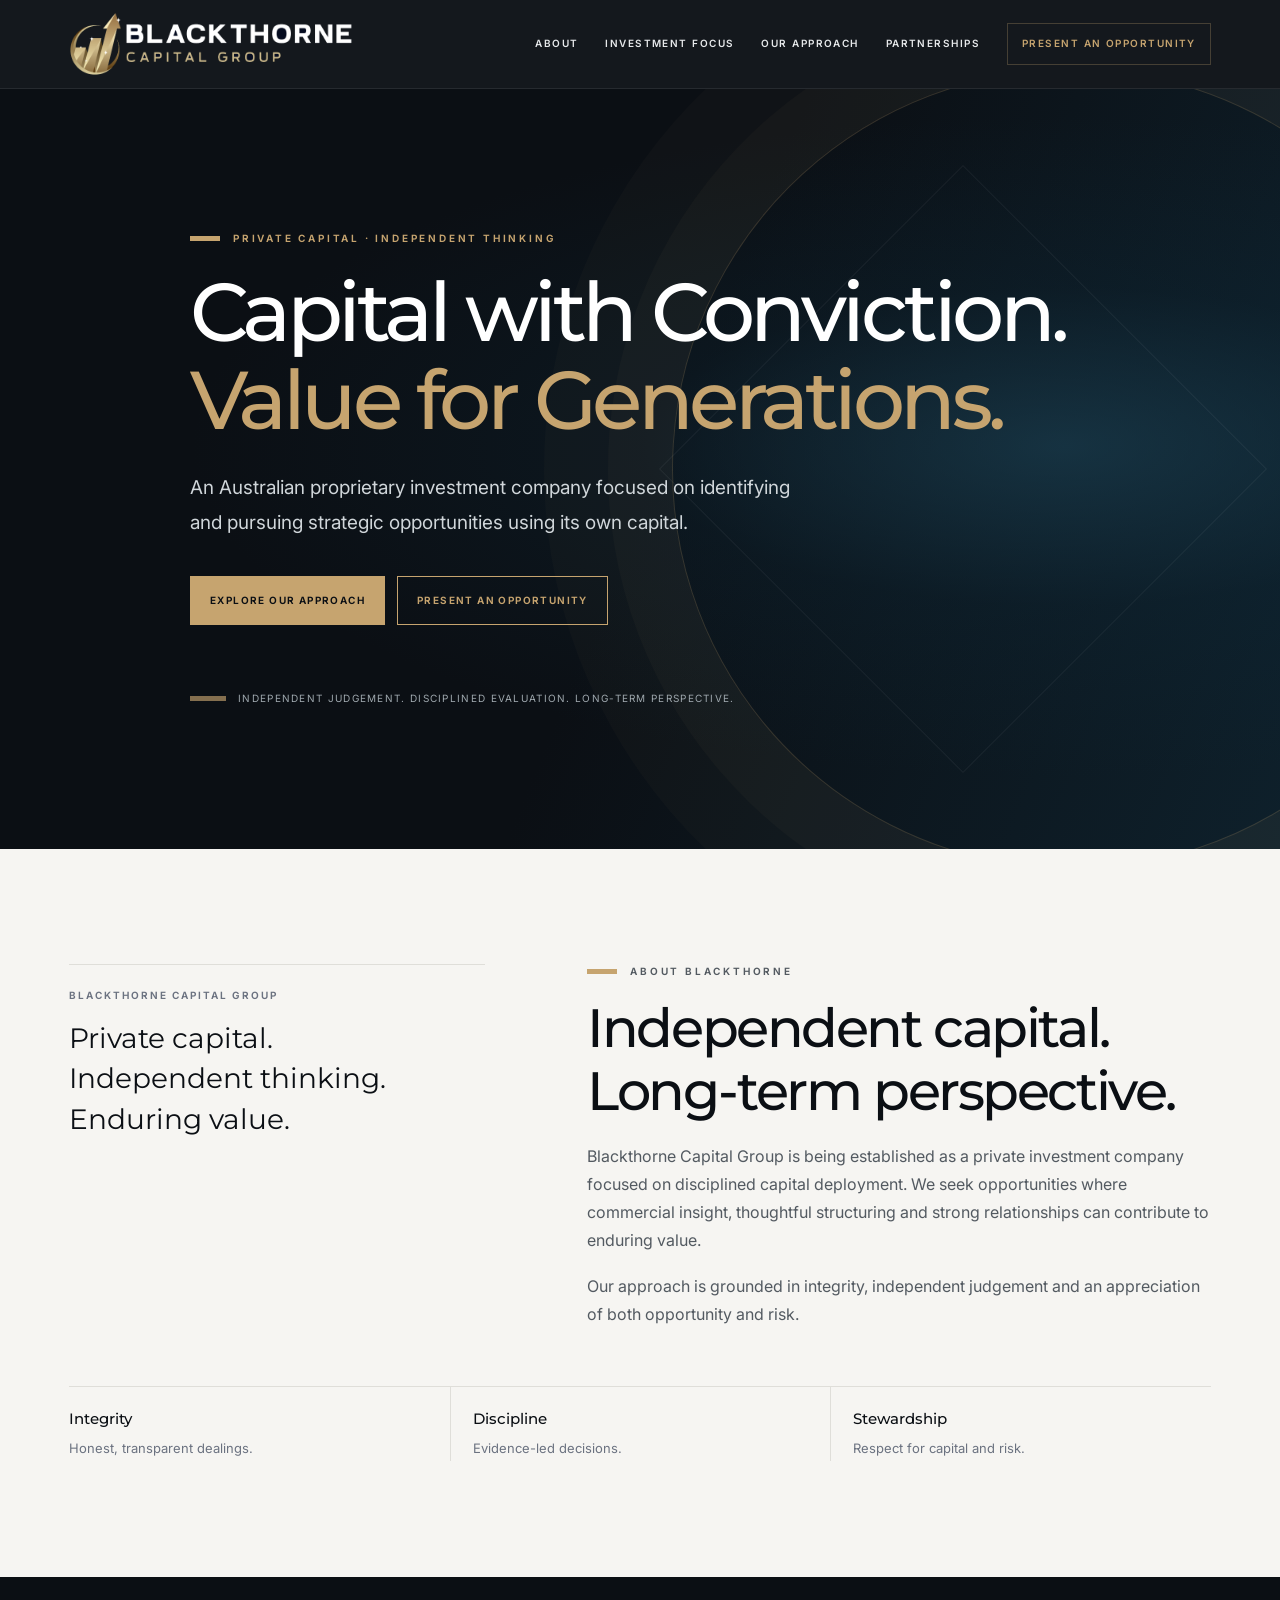
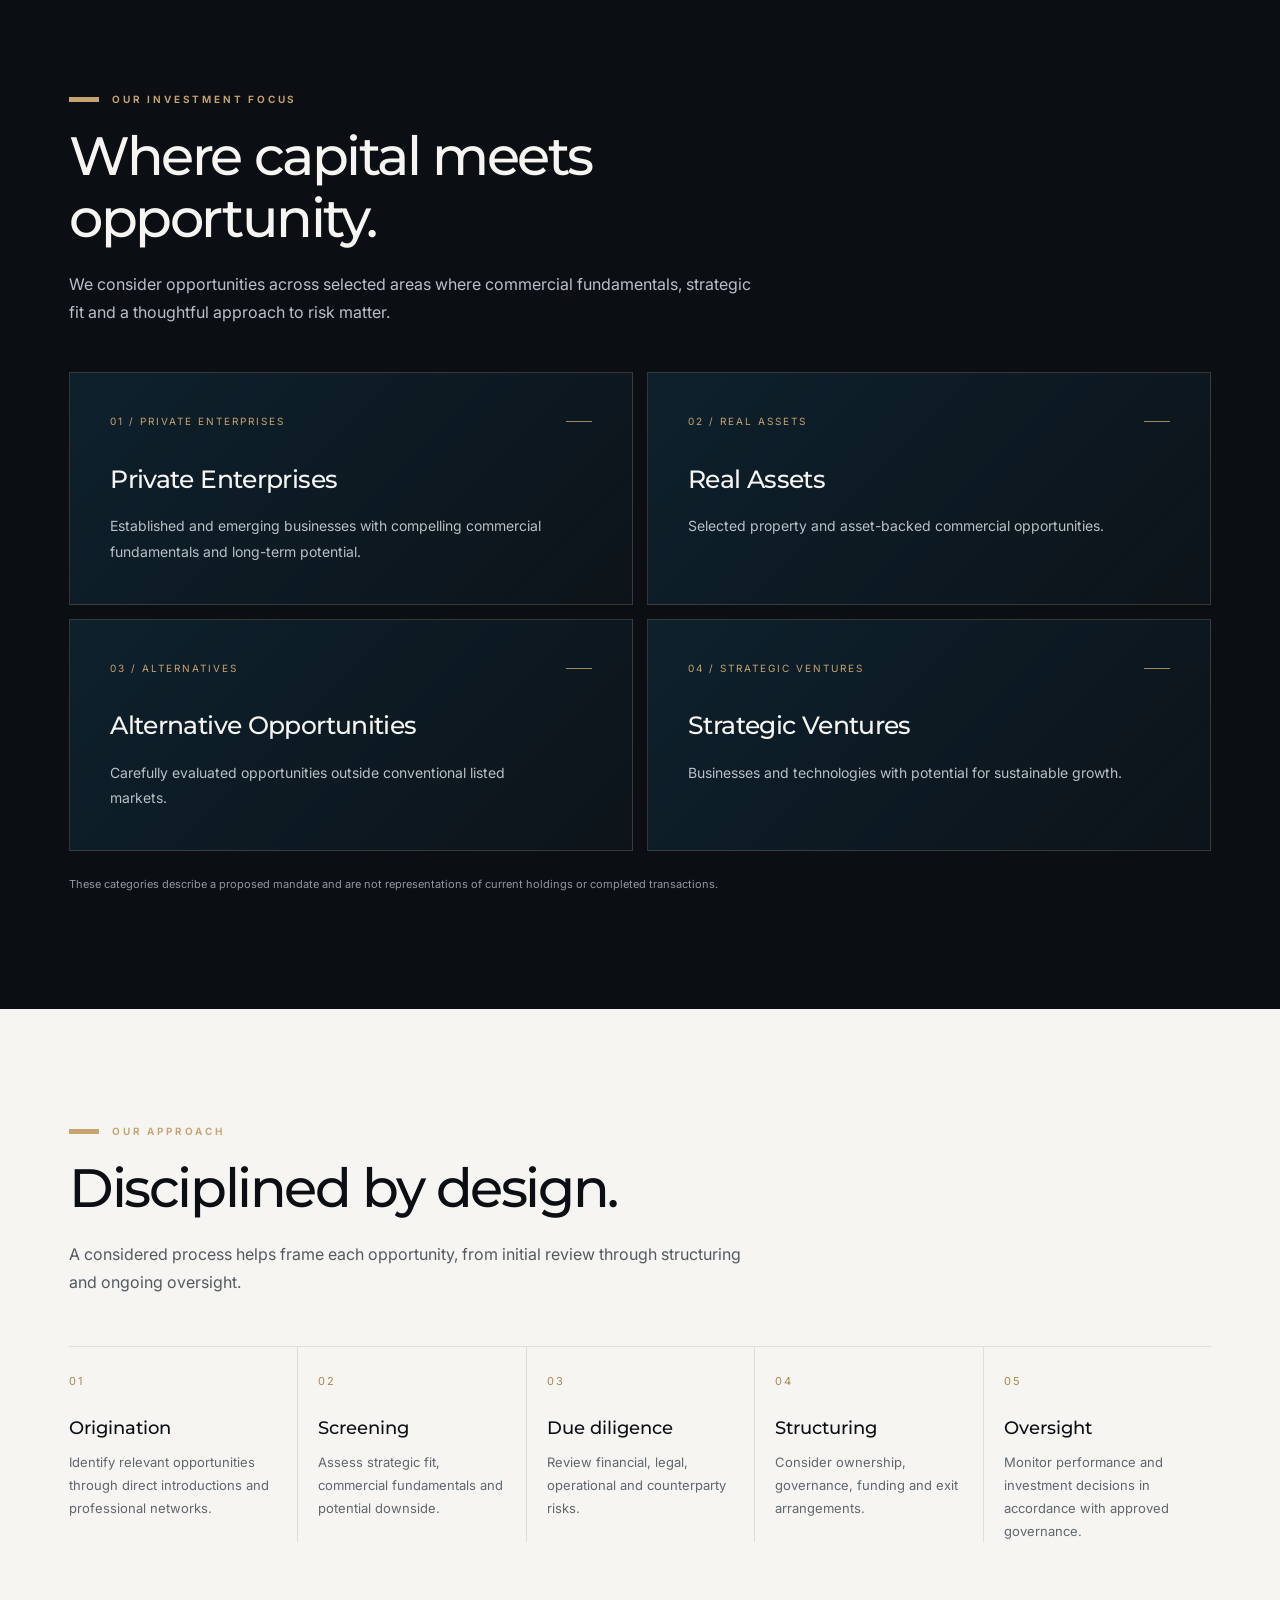
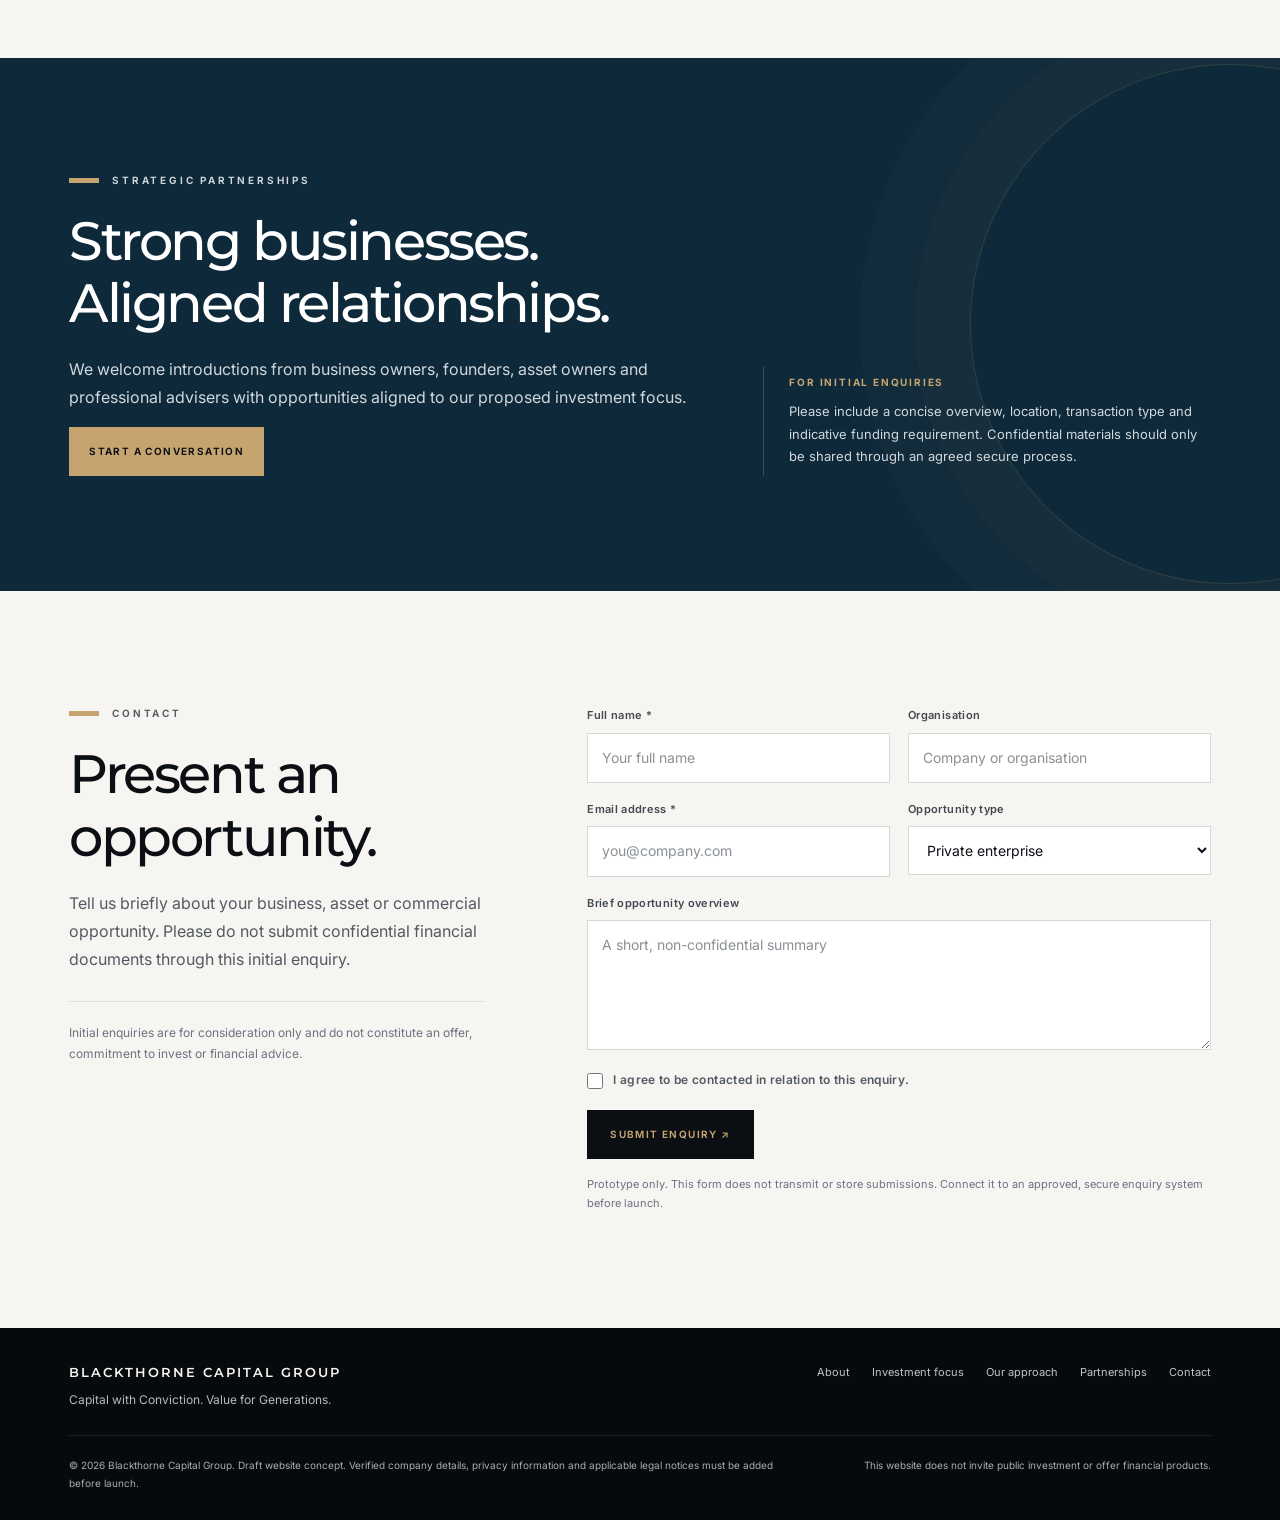
<file: index.html>
<!doctype html>
<html lang="en-AU">
  <head>
    <meta charset="utf-8" />
    <meta name="viewport" content="width=device-width, initial-scale=1" />
    <meta name="theme-color" content="#0b0f14" />
    <meta
      name="description"
      content="Blackthorne Capital Group is an Australian proprietary private investment company focused on disciplined capital deployment and strategic opportunities."
    />
    <title>
      Blackthorne Capital Group | Private Capital. Independent Thinking.
    </title>
    <link rel="preconnect" href="https://fonts.googleapis.com" />
    <link rel="preconnect" href="https://fonts.gstatic.com" crossorigin />
    <link
      href="https://fonts.googleapis.com/css2?family=Inter:wght@400;450;500;550;600;650&family=Montserrat:wght@400;500;600;650;700&display=swap"
      rel="stylesheet"
    />
    <link href="mainStyles.css" rel="stylesheet" />
  </head>
  <body>
    <header class="site-header">
      <div class="wrap header-inner">
        <a
          class="brand"
          href="#home"
          aria-label="Blackthorne Capital Group home"
        >
          <img src="blackthorne_logoV4.svg" alt="Blackthorne Capital Group" />
        </a>

        <!-- Hamburger Menu Button -->
        <button class="menu-toggle" aria-label="Toggle Navigation">
          <span>Menu</span>
          <div class="hamburger-icon">
            <span></span>
            <span></span>
            <span></span>
          </div>
        </button>

        <nav class="nav" aria-label="Main navigation">
          <a href="#about">ABOUT</a>
          <a href="#focus">INVESTMENT FOCUS</a>
          <a href="#approach">OUR APPROACH</a>
          <a href="#partners">PARTNERSHIPS</a>
          <a class="nav-cta" href="#contact">PRESENT AN OPPORTUNITY</a>
        </nav>
      </div>
    </header>

    <main>
      <section class="hero" id="home" aria-labelledby="hero-title">
        <div class="hero-glare" aria-hidden="true"></div>
        <div class="wrap hero-content">
          <p class="eyebrow">Private capital · Independent thinking</p>
          <h1 id="hero-title">
            Capital with Conviction.<br /><span>Value for Generations.</span>
          </h1>
          <p class="hero-lede">
            An Australian proprietary investment company focused on identifying
            and pursuing strategic opportunities using its own capital.
          </p>
          <div class="hero-actions">
            <a class="button button-primary" href="#approach"
              >Explore our approach
            </a>
            <a class="button" href="#contact">Present an opportunity </a>
          </div>
          <div class="hero-note">
            Independent judgement. Disciplined evaluation. Long-term
            perspective.
          </div>
        </div>
      </section>

      <section id="about" aria-labelledby="about-title">
        <div class="wrap">
          <div class="about-layout">
            <div class="about-aside">
              <p class="aside-label">Blackthorne Capital Group</p>
              <p class="aside-line">
                Private capital.<br />Independent thinking.<br />Enduring value.
              </p>
            </div>
            <div class="about-copy">
              <p class="eyebrow">About Blackthorne</p>
              <h2 id="about-title">
                Independent capital.<br />Long-term perspective.
              </h2>
              <p>
                Blackthorne Capital Group is being established as a private
                investment company focused on disciplined capital deployment. We
                seek opportunities where commercial insight, thoughtful
                structuring and strong relationships can contribute to enduring
                value.
              </p>
              <p>
                Our approach is grounded in integrity, independent judgement and
                an appreciation of both opportunity and risk.
              </p>
            </div>
          </div>
          <div class="principles" aria-label="Guiding principles">
            <div class="principle">
              <strong>Integrity</strong
              ><span>Honest, transparent dealings.</span>
            </div>
            <div class="principle">
              <strong>Discipline</strong><span>Evidence-led decisions.</span>
            </div>
            <div class="principle">
              <strong>Stewardship</strong
              ><span>Respect for capital and risk.</span>
            </div>
          </div>
        </div>
      </section>

      <section class="dark-section" id="focus" aria-labelledby="focus-title">
        <div class="wrap">
          <div class="section-head">
            <p class="eyebrow">Our investment focus</p>
            <h2 id="focus-title">Where capital meets opportunity.</h2>
            <p class="section-intro">
              We consider opportunities across selected areas where commercial
              fundamentals, strategic fit and a thoughtful approach to risk
              matter.
            </p>
          </div>
          <div class="focus-grid">
            <article class="focus-card">
              <div class="card-top">
                <span class="card-number">01 / PRIVATE ENTERPRISES</span
                ><span class="card-mark" aria-hidden="true"></span>
              </div>
              <h3>Private Enterprises</h3>
              <p>
                Established and emerging businesses with compelling commercial
                fundamentals and long-term potential.
              </p>
            </article>
            <article class="focus-card">
              <div class="card-top">
                <span class="card-number">02 / REAL ASSETS</span
                ><span class="card-mark" aria-hidden="true"></span>
              </div>
              <h3>Real Assets</h3>
              <p>
                Selected property and asset-backed commercial opportunities.
              </p>
            </article>
            <article class="focus-card">
              <div class="card-top">
                <span class="card-number">03 / ALTERNATIVES</span
                ><span class="card-mark" aria-hidden="true"></span>
              </div>
              <h3>Alternative Opportunities</h3>
              <p>
                Carefully evaluated opportunities outside conventional listed
                markets.
              </p>
            </article>
            <article class="focus-card">
              <div class="card-top">
                <span class="card-number">04 / STRATEGIC VENTURES</span
                ><span class="card-mark" aria-hidden="true"></span>
              </div>
              <h3>Strategic Ventures</h3>
              <p>
                Businesses and technologies with potential for sustainable
                growth.
              </p>
            </article>
          </div>
          <p class="note">
            These categories describe a proposed mandate and are not
            representations of current holdings or completed transactions.
          </p>
        </div>
      </section>

      <section id="approach" aria-labelledby="approach-title">
        <div class="wrap">
          <div class="section-head">
            <p class="eyebrow">Our approach</p>
            <h2 id="approach-title">Disciplined by design.</h2>
            <p class="section-intro">
              A considered process helps frame each opportunity, from initial
              review through structuring and ongoing oversight.
            </p>
          </div>
          <div class="process-grid">
            <article class="process-step">
              <span class="step-number">01</span>
              <h3>Origination</h3>
              <p>
                Identify relevant opportunities through direct introductions and
                professional networks.
              </p>
            </article>
            <article class="process-step">
              <span class="step-number">02</span>
              <h3>Screening</h3>
              <p>
                Assess strategic fit, commercial fundamentals and potential
                downside.
              </p>
            </article>
            <article class="process-step">
              <span class="step-number">03</span>
              <h3>Due diligence</h3>
              <p>
                Review financial, legal, operational and counterparty risks.
              </p>
            </article>
            <article class="process-step">
              <span class="step-number">04</span>
              <h3>Structuring</h3>
              <p>
                Consider ownership, governance, funding and exit arrangements.
              </p>
            </article>
            <article class="process-step">
              <span class="step-number">05</span>
              <h3>Oversight</h3>
              <p>
                Monitor performance and investment decisions in accordance with
                approved governance.
              </p>
            </article>
          </div>
        </div>
      </section>

      <section
        class="partnership"
        id="partners"
        aria-labelledby="partners-title"
      >
        <div class="wrap partnership-layout">
          <div>
            <p class="eyebrow">Strategic partnerships</p>
            <h2 id="partners-title">
              Strong businesses.<br />Aligned relationships.
            </h2>
            <p>
              We welcome introductions from business owners, founders, asset
              owners and professional advisers with opportunities aligned to our
              proposed investment focus.
            </p>
            <a class="button button-primary" href="#contact"
              >Start a conversation
            </a>
          </div>
          <div class="partnership-side">
            <strong>For initial enquiries</strong>
            Please include a concise overview, location, transaction type and
            indicative funding requirement. Confidential materials should only
            be shared through an agreed secure process.
          </div>
        </div>
      </section>

      <section id="contact" aria-labelledby="contact-title">
        <div class="wrap contact-layout">
          <div class="contact-copy">
            <p class="eyebrow">Contact</p>
            <h2 id="contact-title">Present an opportunity.</h2>
            <p>
              Tell us briefly about your business, asset or commercial
              opportunity. Please do not submit confidential financial documents
              through this initial enquiry.
            </p>
            <div class="contact-detail">
              Initial enquiries are for consideration only and do not constitute
              an offer, commitment to invest or financial advice.
            </div>
          </div>
          <div>
            <form id="enquiry-form">
              <div class="form-grid">
                <div class="field">
                  <label for="full-name">Full name *</label>
                  <input
                    id="full-name"
                    name="full_name"
                    autocomplete="name"
                    placeholder="Your full name"
                    required
                  />
                </div>
                <div class="field">
                  <label for="organisation">Organisation</label>
                  <input
                    id="organisation"
                    name="organisation"
                    autocomplete="organization"
                    placeholder="Company or organisation"
                  />
                </div>
                <div class="field">
                  <label for="email">Email address *</label>
                  <input
                    id="email"
                    name="email"
                    type="email"
                    autocomplete="email"
                    placeholder="you@company.com"
                    required
                  />
                </div>
                <div class="field">
                  <label for="opportunity-type">Opportunity type</label>
                  <select id="opportunity-type" name="opportunity_type">
                    <option value="Private enterprise">
                      Private enterprise
                    </option>
                    <option value="Real asset">Real asset</option>
                    <option value="Alternative opportunity">
                      Alternative opportunity
                    </option>
                    <option value="Strategic venture">Strategic venture</option>
                    <option value="Other commercial opportunity">
                      Other commercial opportunity
                    </option>
                  </select>
                </div>
                <div class="field field-full">
                  <label for="overview">Brief opportunity overview</label>
                  <textarea
                    id="overview"
                    name="overview"
                    rows="4"
                    placeholder="A short, non-confidential summary"
                  ></textarea>
                </div>
              </div>
              <label class="consent" for="consent">
                <input id="consent" name="consent" type="checkbox" required />
                <span
                  >I agree to be contacted in relation to this enquiry.</span
                >
              </label>
              <button class="form-submit" type="submit">
                Submit enquiry <span aria-hidden="true">↗</span>
              </button>
              <p class="form-note" id="form-note">
                Prototype only. This form does not transmit or store
                submissions. Connect it to an approved, secure enquiry system
                before launch.
              </p>
            </form>
          </div>
        </div>
      </section>
    </main>

    <footer class="site-footer">
      <div class="wrap">
        <div class="footer-top">
          <div>
            <div class="footer-brand">BLACKTHORNE CAPITAL GROUP</div>
            <p class="footer-tagline">
              Capital with Conviction. Value for Generations.
            </p>
          </div>
          <nav class="footer-links" aria-label="Footer navigation">
            <a href="#about">About</a><a href="#focus">Investment focus</a
            ><a href="#approach">Our approach</a
            ><a href="#partners">Partnerships</a><a href="#contact">Contact</a>
          </nav>
        </div>
        <div class="footer-bottom">
          <p>
            © <span id="year">2026</span> Blackthorne Capital Group. Draft
            website concept. Verified company details, privacy information and
            applicable legal notices must be added before launch.
          </p>
          <p>
            This website does not invite public investment or offer financial
            products.
          </p>
        </div>
      </div>
    </footer>

    <script>
      // Prototype behaviour only. Connect the form to an approved backend before launch.
      document
        .getElementById("enquiry-form")
        .addEventListener("submit", function (event) {
          event.preventDefault();
          const note = document.getElementById("form-note");
          note.textContent =
            "Thank you. This prototype does not transmit or store submissions. Please connect an approved enquiry system before accepting live enquiries.";
          note.setAttribute("role", "status");
        });
      document.getElementById("year").textContent = new Date().getFullYear();

      const header = document.querySelector(".site-header");
      const menuToggle = document.querySelector(".menu-toggle");

      if (menuToggle) {
        menuToggle.addEventListener("click", () => {
          header.classList.toggle("nav-open");
        });
      }
    </script>
  </body>
</html>
</file>
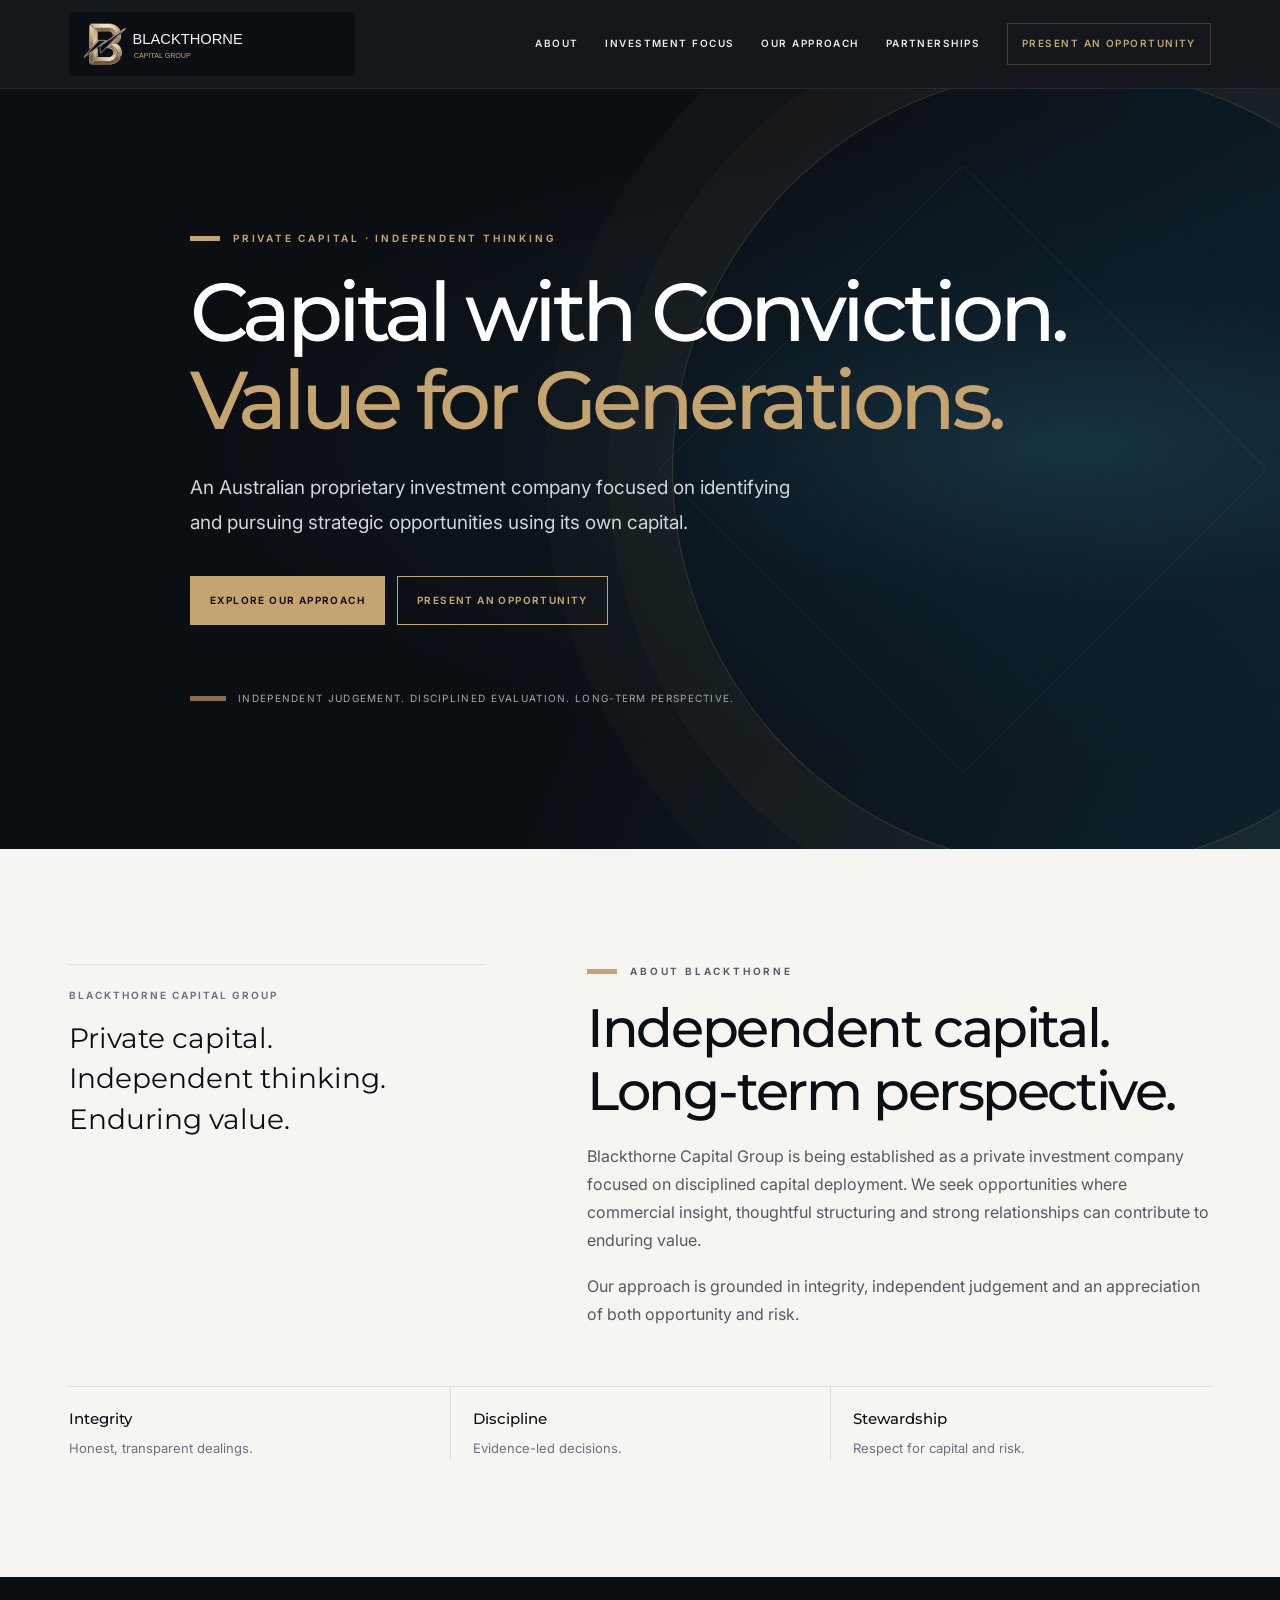
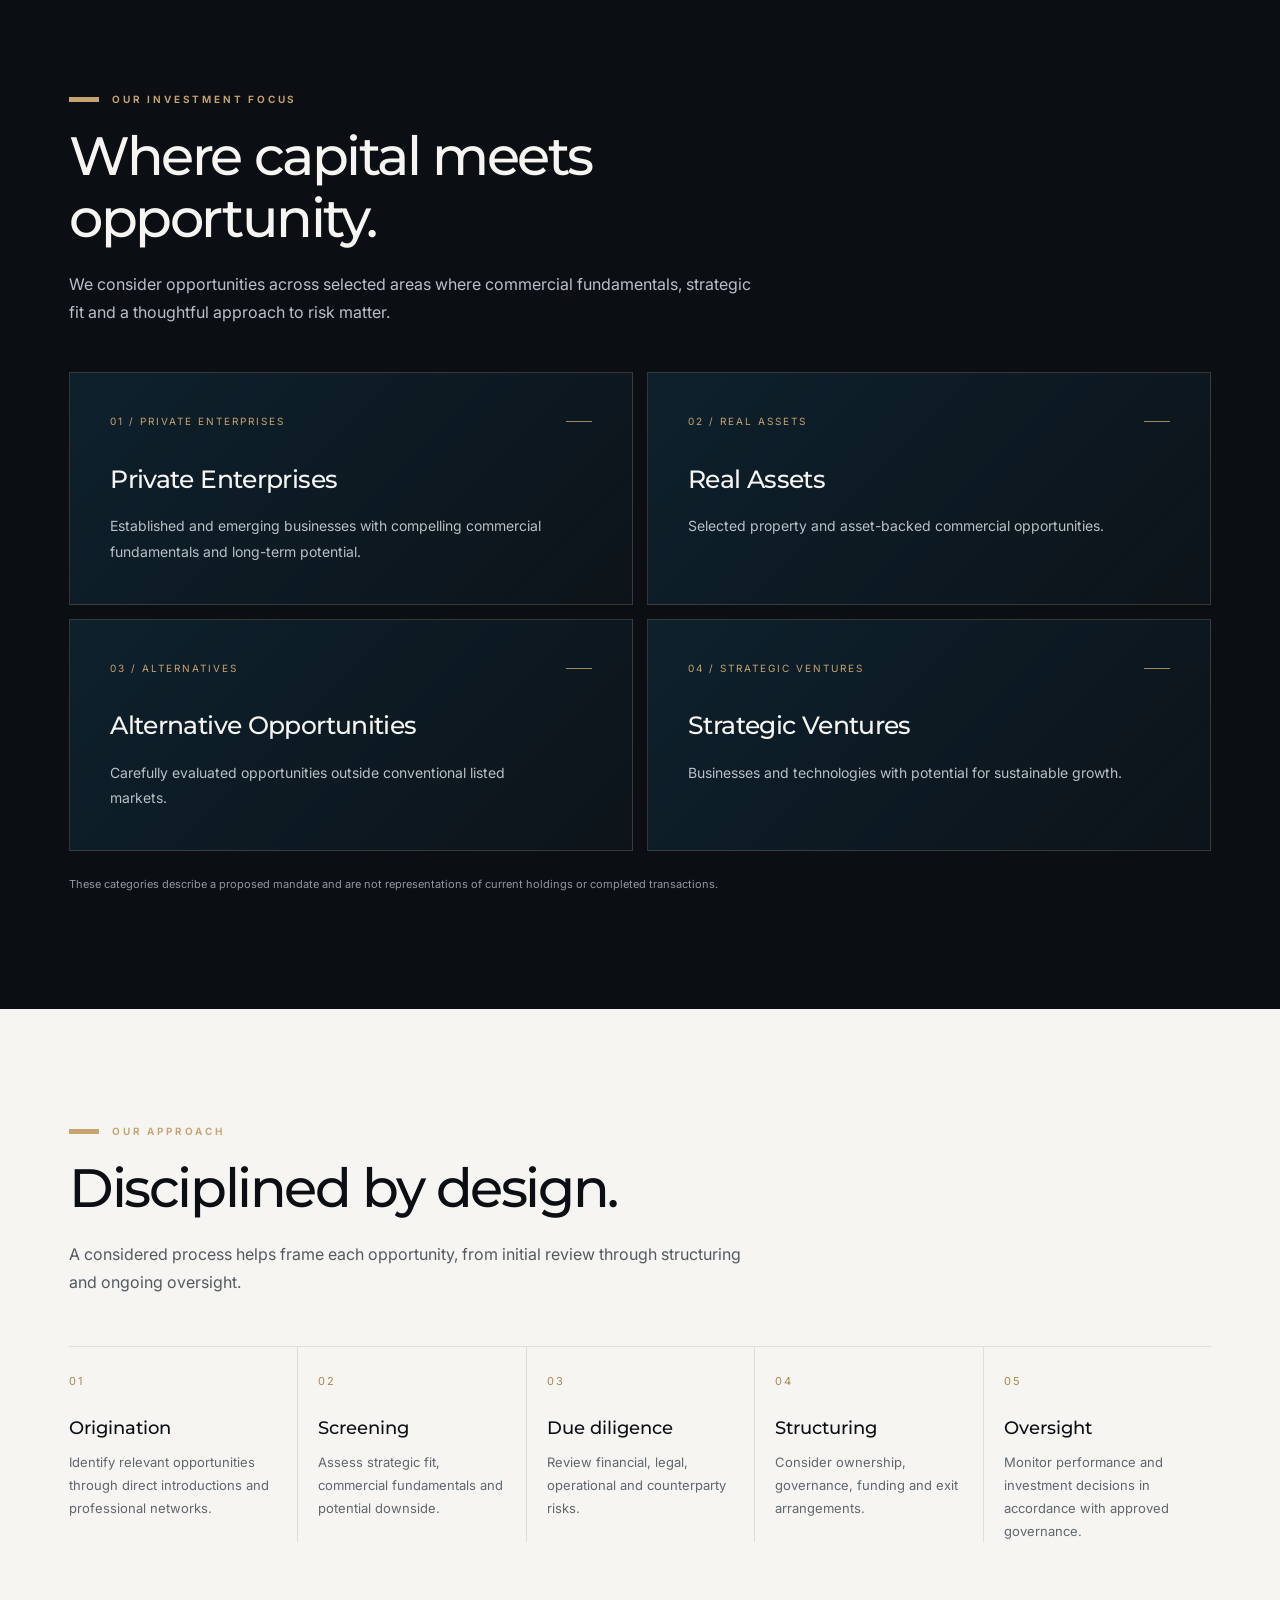
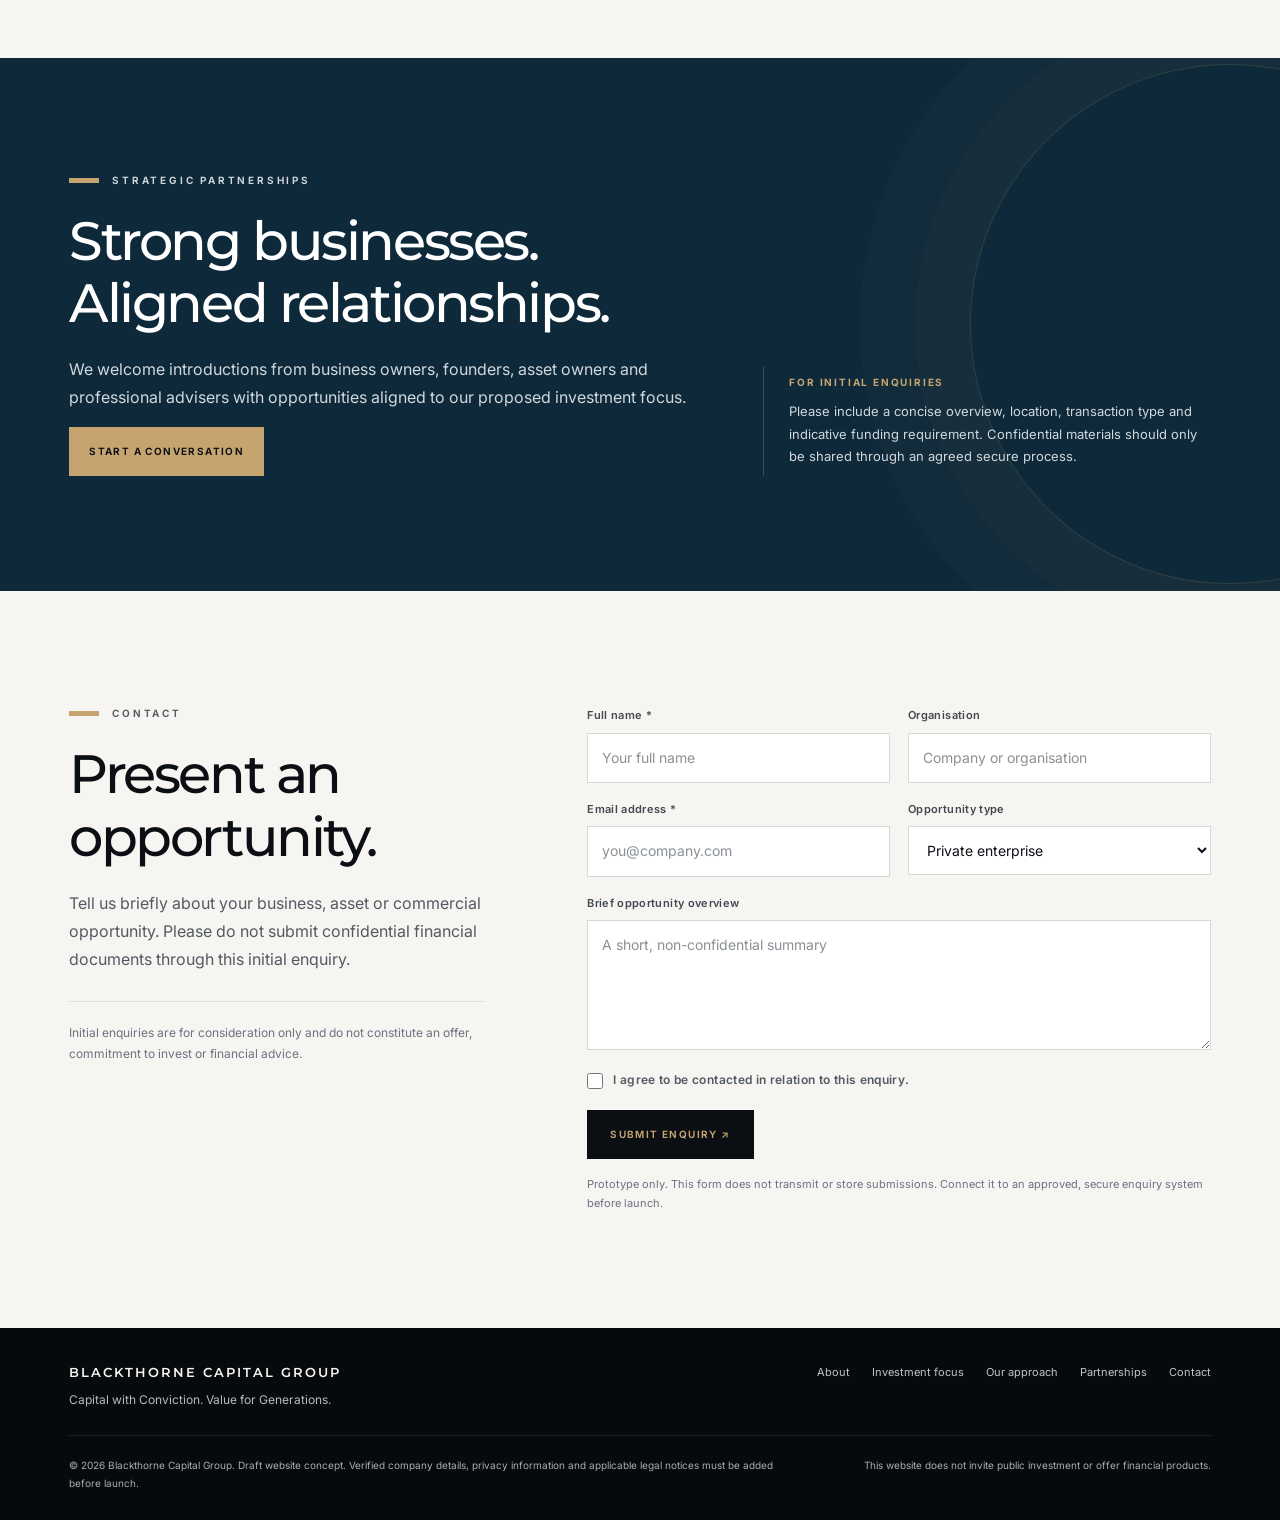
<file: sitePrtTypV1.html>
<!doctype html>
<html lang="en-AU">
  <head>
    <meta charset="utf-8" />
    <meta name="viewport" content="width=device-width, initial-scale=1" />
    <meta name="theme-color" content="#0b0f14" />
    <meta
      name="description"
      content="Blackthorne Capital Group is an Australian proprietary private investment company focused on disciplined capital deployment and strategic opportunities."
    />
    <title>
      Blackthorne Capital Group | Private Capital. Independent Thinking.
    </title>
    <link rel="preconnect" href="https://fonts.googleapis.com" />
    <link rel="preconnect" href="https://fonts.gstatic.com" crossorigin />
    <link
      href="https://fonts.googleapis.com/css2?family=Inter:wght@400;450;500;550;600;650&family=Montserrat:wght@400;500;600;650;700&display=swap"
      rel="stylesheet"
    />
    <link href="mainStyles.css" rel="stylesheet" />
  </head>
  <body>
    <header class="site-header">
      <div class="wrap header-inner">
        <a
          class="brand"
          href="#home"
          aria-label="Blackthorne Capital Group home"
        >
          <img src="blackthorne_logo.svg" alt="Blackthorne Capital Group" />
        </a>

        <!-- Hamburger Menu Button -->
        <button class="menu-toggle" aria-label="Toggle Navigation">
          <span>Menu</span>
          <div class="hamburger-icon">
            <span></span>
            <span></span>
            <span></span>
          </div>
        </button>

        <nav class="nav" aria-label="Main navigation">
          <a href="#about">ABOUT</a>
          <a href="#focus">INVESTMENT FOCUS</a>
          <a href="#approach">OUR APPROACH</a>
          <a href="#partners">PARTNERSHIPS</a>
          <a class="nav-cta" href="#contact">PRESENT AN OPPORTUNITY</a>
        </nav>
      </div>
    </header>

    <main>
      <section class="hero" id="home" aria-labelledby="hero-title">
        <div class="hero-glare" aria-hidden="true"></div>
        <div class="wrap hero-content">
          <p class="eyebrow">Private capital · Independent thinking</p>
          <h1 id="hero-title">
            Capital with Conviction.<br /><span>Value for Generations.</span>
          </h1>
          <p class="hero-lede">
            An Australian proprietary investment company focused on identifying
            and pursuing strategic opportunities using its own capital.
          </p>
          <div class="hero-actions">
            <a class="button button-primary" href="#approach"
              >Explore our approach
            </a>
            <a class="button" href="#contact">Present an opportunity </a>
          </div>
          <div class="hero-note">
            Independent judgement. Disciplined evaluation. Long-term
            perspective.
          </div>
        </div>
      </section>

      <section id="about" aria-labelledby="about-title">
        <div class="wrap">
          <div class="about-layout">
            <div class="about-aside">
              <p class="aside-label">Blackthorne Capital Group</p>
              <p class="aside-line">
                Private capital.<br />Independent thinking.<br />Enduring value.
              </p>
            </div>
            <div class="about-copy">
              <p class="eyebrow">About Blackthorne</p>
              <h2 id="about-title">
                Independent capital.<br />Long-term perspective.
              </h2>
              <p>
                Blackthorne Capital Group is being established as a private
                investment company focused on disciplined capital deployment. We
                seek opportunities where commercial insight, thoughtful
                structuring and strong relationships can contribute to enduring
                value.
              </p>
              <p>
                Our approach is grounded in integrity, independent judgement and
                an appreciation of both opportunity and risk.
              </p>
            </div>
          </div>
          <div class="principles" aria-label="Guiding principles">
            <div class="principle">
              <strong>Integrity</strong
              ><span>Honest, transparent dealings.</span>
            </div>
            <div class="principle">
              <strong>Discipline</strong><span>Evidence-led decisions.</span>
            </div>
            <div class="principle">
              <strong>Stewardship</strong
              ><span>Respect for capital and risk.</span>
            </div>
          </div>
        </div>
      </section>

      <section class="dark-section" id="focus" aria-labelledby="focus-title">
        <div class="wrap">
          <div class="section-head">
            <p class="eyebrow">Our investment focus</p>
            <h2 id="focus-title">Where capital meets opportunity.</h2>
            <p class="section-intro">
              We consider opportunities across selected areas where commercial
              fundamentals, strategic fit and a thoughtful approach to risk
              matter.
            </p>
          </div>
          <div class="focus-grid">
            <article class="focus-card">
              <div class="card-top">
                <span class="card-number">01 / PRIVATE ENTERPRISES</span
                ><span class="card-mark" aria-hidden="true"></span>
              </div>
              <h3>Private Enterprises</h3>
              <p>
                Established and emerging businesses with compelling commercial
                fundamentals and long-term potential.
              </p>
            </article>
            <article class="focus-card">
              <div class="card-top">
                <span class="card-number">02 / REAL ASSETS</span
                ><span class="card-mark" aria-hidden="true"></span>
              </div>
              <h3>Real Assets</h3>
              <p>
                Selected property and asset-backed commercial opportunities.
              </p>
            </article>
            <article class="focus-card">
              <div class="card-top">
                <span class="card-number">03 / ALTERNATIVES</span
                ><span class="card-mark" aria-hidden="true"></span>
              </div>
              <h3>Alternative Opportunities</h3>
              <p>
                Carefully evaluated opportunities outside conventional listed
                markets.
              </p>
            </article>
            <article class="focus-card">
              <div class="card-top">
                <span class="card-number">04 / STRATEGIC VENTURES</span
                ><span class="card-mark" aria-hidden="true"></span>
              </div>
              <h3>Strategic Ventures</h3>
              <p>
                Businesses and technologies with potential for sustainable
                growth.
              </p>
            </article>
          </div>
          <p class="note">
            These categories describe a proposed mandate and are not
            representations of current holdings or completed transactions.
          </p>
        </div>
      </section>

      <section id="approach" aria-labelledby="approach-title">
        <div class="wrap">
          <div class="section-head">
            <p class="eyebrow">Our approach</p>
            <h2 id="approach-title">Disciplined by design.</h2>
            <p class="section-intro">
              A considered process helps frame each opportunity, from initial
              review through structuring and ongoing oversight.
            </p>
          </div>
          <div class="process-grid">
            <article class="process-step">
              <span class="step-number">01</span>
              <h3>Origination</h3>
              <p>
                Identify relevant opportunities through direct introductions and
                professional networks.
              </p>
            </article>
            <article class="process-step">
              <span class="step-number">02</span>
              <h3>Screening</h3>
              <p>
                Assess strategic fit, commercial fundamentals and potential
                downside.
              </p>
            </article>
            <article class="process-step">
              <span class="step-number">03</span>
              <h3>Due diligence</h3>
              <p>
                Review financial, legal, operational and counterparty risks.
              </p>
            </article>
            <article class="process-step">
              <span class="step-number">04</span>
              <h3>Structuring</h3>
              <p>
                Consider ownership, governance, funding and exit arrangements.
              </p>
            </article>
            <article class="process-step">
              <span class="step-number">05</span>
              <h3>Oversight</h3>
              <p>
                Monitor performance and investment decisions in accordance with
                approved governance.
              </p>
            </article>
          </div>
        </div>
      </section>

      <section
        class="partnership"
        id="partners"
        aria-labelledby="partners-title"
      >
        <div class="wrap partnership-layout">
          <div>
            <p class="eyebrow">Strategic partnerships</p>
            <h2 id="partners-title">
              Strong businesses.<br />Aligned relationships.
            </h2>
            <p>
              We welcome introductions from business owners, founders, asset
              owners and professional advisers with opportunities aligned to our
              proposed investment focus.
            </p>
            <a class="button button-primary" href="#contact"
              >Start a conversation
            </a>
          </div>
          <div class="partnership-side">
            <strong>For initial enquiries</strong>
            Please include a concise overview, location, transaction type and
            indicative funding requirement. Confidential materials should only
            be shared through an agreed secure process.
          </div>
        </div>
      </section>

      <section id="contact" aria-labelledby="contact-title">
        <div class="wrap contact-layout">
          <div class="contact-copy">
            <p class="eyebrow">Contact</p>
            <h2 id="contact-title">Present an opportunity.</h2>
            <p>
              Tell us briefly about your business, asset or commercial
              opportunity. Please do not submit confidential financial documents
              through this initial enquiry.
            </p>
            <div class="contact-detail">
              Initial enquiries are for consideration only and do not constitute
              an offer, commitment to invest or financial advice.
            </div>
          </div>
          <div>
            <form id="enquiry-form">
              <div class="form-grid">
                <div class="field">
                  <label for="full-name">Full name *</label>
                  <input
                    id="full-name"
                    name="full_name"
                    autocomplete="name"
                    placeholder="Your full name"
                    required
                  />
                </div>
                <div class="field">
                  <label for="organisation">Organisation</label>
                  <input
                    id="organisation"
                    name="organisation"
                    autocomplete="organization"
                    placeholder="Company or organisation"
                  />
                </div>
                <div class="field">
                  <label for="email">Email address *</label>
                  <input
                    id="email"
                    name="email"
                    type="email"
                    autocomplete="email"
                    placeholder="you@company.com"
                    required
                  />
                </div>
                <div class="field">
                  <label for="opportunity-type">Opportunity type</label>
                  <select id="opportunity-type" name="opportunity_type">
                    <option value="Private enterprise">
                      Private enterprise
                    </option>
                    <option value="Real asset">Real asset</option>
                    <option value="Alternative opportunity">
                      Alternative opportunity
                    </option>
                    <option value="Strategic venture">Strategic venture</option>
                    <option value="Other commercial opportunity">
                      Other commercial opportunity
                    </option>
                  </select>
                </div>
                <div class="field field-full">
                  <label for="overview">Brief opportunity overview</label>
                  <textarea
                    id="overview"
                    name="overview"
                    rows="4"
                    placeholder="A short, non-confidential summary"
                  ></textarea>
                </div>
              </div>
              <label class="consent" for="consent">
                <input id="consent" name="consent" type="checkbox" required />
                <span
                  >I agree to be contacted in relation to this enquiry.</span
                >
              </label>
              <button class="form-submit" type="submit">
                Submit enquiry <span aria-hidden="true">↗</span>
              </button>
              <p class="form-note" id="form-note">
                Prototype only. This form does not transmit or store
                submissions. Connect it to an approved, secure enquiry system
                before launch.
              </p>
            </form>
          </div>
        </div>
      </section>
    </main>

    <footer class="site-footer">
      <div class="wrap">
        <div class="footer-top">
          <div>
            <div class="footer-brand">BLACKTHORNE CAPITAL GROUP</div>
            <p class="footer-tagline">
              Capital with Conviction. Value for Generations.
            </p>
          </div>
          <nav class="footer-links" aria-label="Footer navigation">
            <a href="#about">About</a><a href="#focus">Investment focus</a
            ><a href="#approach">Our approach</a
            ><a href="#partners">Partnerships</a><a href="#contact">Contact</a>
          </nav>
        </div>
        <div class="footer-bottom">
          <p>
            © <span id="year">2026</span> Blackthorne Capital Group. Draft
            website concept. Verified company details, privacy information and
            applicable legal notices must be added before launch.
          </p>
          <p>
            This website does not invite public investment or offer financial
            products.
          </p>
        </div>
      </div>
    </footer>

    <script>
      // Prototype behaviour only. Connect the form to an approved backend before launch.
      document
        .getElementById("enquiry-form")
        .addEventListener("submit", function (event) {
          event.preventDefault();
          const note = document.getElementById("form-note");
          note.textContent =
            "Thank you. This prototype does not transmit or store submissions. Please connect an approved enquiry system before accepting live enquiries.";
          note.setAttribute("role", "status");
        });
      document.getElementById("year").textContent = new Date().getFullYear();

      const header = document.querySelector(".site-header");
      const menuToggle = document.querySelector(".menu-toggle");

      if (menuToggle) {
        menuToggle.addEventListener("click", () => {
          header.classList.toggle("nav-open");
        });
      }
    </script>
  </body>
</html>
</file>
<file: mainStyles.css>
:root {
  --obsidian: #0b0f14;
  --midnight: #0e2a3a;
  --gold: #c6a46f;
  --ivory: #f6f5f2;
  --slate: #6b7280;
  --ink-soft: #343a40;
  --line-dark: rgba(198, 164, 111, 0.28);
  --line-light: #dfded9;
  --content: 1180px;
  --gutter: clamp(22px, 5.4vw, 84px);
  --ease: cubic-bezier(0.2, 0.7, 0.2, 1);
}

*,
*::before,
*::after {
  box-sizing: border-box;
}
html {
  scroll-behavior: smooth;
  scroll-padding-top: 94px;
}
body {
  margin: 0;
  background: var(--ivory);
  color: var(--obsidian);
  font:
    16px/1.75 "Inter",
    Arial,
    sans-serif;
  -webkit-font-smoothing: antialiased;
  text-rendering: optimizeLegibility;
}
img {
  display: block;
  max-width: 100%;
}
a {
  color: inherit;
}
button,
input,
select,
textarea {
  font: inherit;
}
a:focus-visible,
button:focus-visible,
input:focus-visible,
select:focus-visible,
textarea:focus-visible {
  outline: 2px solid var(--gold);
  outline-offset: 4px;
}
.wrap {
  width: min(var(--content), calc(100% - var(--gutter) * 2));
  margin-inline: auto;
}
.site-header {
  position: sticky;
  top: 0;
  z-index: 20;
  background: rgba(11, 15, 20, 0.96);
  border-bottom: 1px solid rgba(255, 255, 255, 0.08);
  backdrop-filter: blur(14px);
}
.header-inner {
  min-height: 88px;
  display: flex;
  align-items: center;
  justify-content: space-between;
  gap: 36px;
}
.brand {
  display: inline-flex;
  align-items: center;
  flex: 0 0 auto;
  text-decoration: none;
}
.brand img {
  width: clamp(190px, 23vw, 286px);
  height: auto;
}

/* Hamburger Menu Button (Hidden by default on desktop) */
.menu-toggle {
  display: none;
  background: transparent;
  border: 1px solid var(--line-dark);
  color: var(--gold);
  padding: 8px 12px;
  cursor: pointer;
  align-items: center;
  gap: 8px;
  font-size: 10px;
  letter-spacing: 1.4px;
  text-transform: uppercase;
}
.hamburger-icon {
  display: flex;
  flex-direction: column;
  justify-content: space-between;
  width: 18px;
  height: 12px;
}
.hamburger-icon span {
  display: block;
  height: 2px;
  width: 100%;
  background-color: var(--gold);
  transition:
    transform 0.3s var(--ease),
    opacity 0.3s var(--ease);
}

.nav {
  display: flex;
  align-items: center;
  justify-content: flex-end;
  gap: clamp(14px, 2.1vw, 30px);
}
.nav a {
  color: #e7e9eb;
  text-decoration: none;
  font-size: 10px;
  font-weight: 600;
  letter-spacing: 1.45px;
  white-space: nowrap;
  transition: color 0.25s var(--ease);
}
.nav a:hover,
.nav a[aria-current="page"] {
  color: var(--gold);
}
.nav .nav-cta {
  border: 1px solid var(--line-dark);
  padding: 11px 14px;
  color: var(--gold);
}
.nav .nav-cta:hover {
  background: var(--gold);
  color: var(--obsidian);
}

.hero {
  position: relative;
  overflow: hidden;
  isolation: isolate;
  min-height: min(760px, calc(100svh - 88px));
  display: flex;
  align-items: center;
  color: #fff;
  background:
    radial-gradient(
      ellipse at 83% 47%,
      rgba(27, 65, 84, 0.64) 0%,
      rgba(14, 42, 58, 0.28) 28%,
      transparent 58%
    ),
    linear-gradient(112deg, #0b0f14 8%, #0b0f14 51%, #0e202b 100%);
}
.hero::before {
  content: "";
  position: absolute;
  z-index: -1;
  pointer-events: none;
  width: min(64vw, 800px);
  aspect-ratio: 1;
  right: -15%;
  top: 50%;
  transform: translateY(-50%) rotate(-18deg);
  border: 1px solid rgba(198, 164, 111, 0.22);
  border-radius: 50%;
  box-shadow:
    0 0 0 64px rgba(198, 164, 111, 0.035),
    0 0 0 128px rgba(198, 164, 111, 0.025);
}
.hero::after {
  content: "";
  position: absolute;
  z-index: -1;
  pointer-events: none;
  width: 430px;
  height: 430px;
  right: 8%;
  top: 50%;
  transform: translateY(-50%) rotate(45deg);
  border: 1px solid rgba(255, 255, 255, 0.055);
}
.hero-content {
  position: relative;
  z-index: 1;
  max-width: 900px;
}
.eyebrow {
  display: flex;
  align-items: center;
  gap: 13px;
  margin: 0 0 22px;
  color: var(--gold);
  font-size: 10px;
  line-height: 1.5;
  font-weight: 650;
  letter-spacing: 2.8px;
  text-transform: uppercase;
}
.eyebrow::before {
  content: "";
  width: 30px;
  height: 5px;
  background: var(--gold);
  flex: 0 0 auto;
}
h1,
h2,
h3 {
  margin-top: 0;
  font-family: "Montserrat", Arial, sans-serif;
  font-weight: 500;
}
h1 {
  max-width: 900px;
  margin-bottom: 25px;
  font-size: clamp(43px, 6.4vw, 82px);
  line-height: 1.08;
  letter-spacing: -0.055em;
}
h1 span {
  color: var(--gold);
}
.hero-lede {
  max-width: 620px;
  margin: 0;
  color: #d0d6da;
  font-size: clamp(16px, 1.55vw, 19px);
  line-height: 1.85;
}
.hero-actions {
  display: flex;
  flex-wrap: wrap;
  gap: 12px;
  margin-top: 36px;
}
.button {
  min-height: 49px;
  display: inline-flex;
  align-items: center;
  justify-content: center;
  gap: 12px;
  padding: 13px 19px;
  border: 1px solid var(--gold);
  color: var(--gold);
  background: transparent;
  text-decoration: none;
  text-transform: uppercase;
  letter-spacing: 1.4px;
  font-size: 10px;
  font-weight: 650;
  transition:
    color 0.22s var(--ease),
    background 0.22s var(--ease),
    border-color 0.22s var(--ease),
    transform 0.22s var(--ease);
}
.button:hover {
  color: var(--obsidian);
  background: var(--gold);
  transform: translateY(-1px);
}
.button-primary {
  background: var(--gold);
  color: var(--obsidian);
}
.button-primary:hover {
  background: #d4b986;
  border-color: #d4b986;
}
.button .arrow {
  font-size: 16px;
  line-height: 1;
}
.hero-note {
  display: flex;
  align-items: center;
  gap: 12px;
  margin-top: 65px;
  color: #9fa8ae;
  font-size: 10px;
  letter-spacing: 1.3px;
  text-transform: uppercase;
}
.hero-note::before {
  content: "";
  width: 36px;
  height: 5px;
  background: rgba(198, 164, 111, 0.65);
}

section {
  padding: clamp(76px, 9vw, 126px) 0;
}
.section-head {
  max-width: 740px;
  margin-bottom: 42px;
}
.section-head .eyebrow {
  margin-bottom: 18px;
}
h2 {
  margin-bottom: 20px;
  font-size: clamp(33px, 4.5vw, 54px);
  line-height: 1.16;
  letter-spacing: -0.045em;
}
.section-intro {
  max-width: 690px;
  color: #535a61;
  font-size: 16px;
}
.about-layout {
  display: grid;
  grid-template-columns: 0.8fr 1.2fr;
  gap: clamp(45px, 8vw, 110px);
  align-items: start;
}
.about-aside {
  border-top: 1px solid var(--line-light);
  padding-top: 22px;
}
.aside-label {
  margin: 0 0 13px;
  color: var(--slate);
  font-size: 10px;
  font-weight: 650;
  letter-spacing: 2px;
  text-transform: uppercase;
}
.aside-line {
  margin: 0;
  font-family: "Montserrat", Arial, sans-serif;
  font-size: clamp(21px, 2.4vw, 28px);
  line-height: 1.45;
}
.about-copy p {
  margin: 0 0 18px;
  color: #535a61;
}
.principles {
  display: grid;
  grid-template-columns: repeat(3, 1fr);
  gap: 0;
  margin-top: 40px;
  border-top: 1px solid var(--line-light);
}
.principle {
  padding: 22px 22px 0 0;
}
.principle + .principle {
  padding-left: 22px;
  border-left: 1px solid var(--line-light);
}
.principle strong {
  display: block;
  margin-bottom: 5px;
  font:
    500 15px "Montserrat",
    Arial,
    sans-serif;
}
.principle span {
  color: var(--slate);
  font-size: 13px;
  line-height: 1.6;
}

.dark-section {
  background: var(--obsidian);
  color: #f6f5f2;
}
.dark-section .section-intro {
  color: #b9c0c5;
}
.dark-section .eyebrow {
  color: var(--gold);
}
.focus-grid {
  display: grid;
  grid-template-columns: repeat(2, minmax(0, 1fr));
  gap: 14px;
  margin-top: 46px;
}
.focus-card {
  position: relative;
  min-height: 228px;
  padding: clamp(25px, 3.5vw, 40px);
  border: 1px solid rgba(198, 164, 111, 0.23);
  background: linear-gradient(
    135deg,
    rgba(14, 42, 58, 0.65),
    rgba(17, 29, 37, 0.32)
  );
  transition:
    border-color 0.25s var(--ease),
    transform 0.25s var(--ease),
    background 0.25s var(--ease);
}
.focus-card:hover {
  border-color: rgba(198, 164, 111, 0.65);
  transform: translateY(-3px);
  background: linear-gradient(
    135deg,
    rgba(14, 42, 58, 0.9),
    rgba(17, 29, 37, 0.55)
  );
}
.card-top {
  display: flex;
  justify-content: space-between;
  align-items: center;
  margin-bottom: 27px;
}
.card-number {
  color: var(--gold);
  font-size: 10px;
  letter-spacing: 2px;
}
.card-mark {
  width: 26px;
  height: 1px;
  background: var(--gold);
  opacity: 0.8;
}
.focus-card h3 {
  margin-bottom: 12px;
  font-size: clamp(20px, 2.3vw, 25px);
  letter-spacing: -0.025em;
}
.focus-card p {
  max-width: 450px;
  margin: 0;
  color: #b9c0c5;
  font-size: 14px;
  line-height: 1.8;
}
.note {
  margin: 24px 0 0;
  color: #8f989f;
  font-size: 11px;
  line-height: 1.7;
}

.process-grid {
  display: grid;
  grid-template-columns: repeat(5, minmax(0, 1fr));
  gap: 0;
  margin-top: 50px;
  border-top: 1px solid var(--line-light);
}
.process-step {
  padding: 25px 20px 0 0;
}
.process-step + .process-step {
  padding-left: 20px;
  border-left: 1px solid var(--line-light);
}
.step-number {
  display: block;
  margin-bottom: 25px;
  color: #a88752;
  font-size: 11px;
  letter-spacing: 2px;
}
.process-step h3 {
  margin-bottom: 10px;
  font-size: 18px;
  line-height: 1.4;
}
.process-step p {
  margin: 0;
  color: #60676e;
  font-size: 13px;
  line-height: 1.75;
}

.partnership {
  position: relative;
  overflow: hidden;
  background: var(--midnight);
  color: white;
}
.partnership::after {
  content: "";
  position: absolute;
  width: 520px;
  height: 520px;
  right: -210px;
  top: 50%;
  transform: translateY(-50%) rotate(25deg);
  border: 1px solid rgba(198, 164, 111, 0.18);
  border-radius: 50%;
  box-shadow:
    0 0 0 55px rgba(198, 164, 111, 0.025),
    0 0 0 110px rgba(198, 164, 111, 0.02);
  pointer-events: none;
}
.partnership .wrap {
  position: relative;
  z-index: 1;
}
.partnership-layout {
  display: grid;
  grid-template-columns: 1fr 0.7fr;
  align-items: end;
  gap: 55px;
}
.partnership h2 {
  max-width: 690px;
}
.partnership p {
  max-width: 660px;
  color: #d1d8dc;
}
.partnership-side {
  border-left: 1px solid var(--line-dark);
  padding: 8px 0 8px 25px;
  color: #d1d8dc;
  font-size: 13px;
}
.partnership-side strong {
  display: block;
  margin-bottom: 8px;
  color: var(--gold);
  font-size: 10px;
  letter-spacing: 1.8px;
  text-transform: uppercase;
}

.contact-layout {
  display: grid;
  grid-template-columns: 0.8fr 1.2fr;
  gap: clamp(45px, 8vw, 110px);
  align-items: start;
}
.contact-copy p {
  color: #535a61;
}
.contact-detail {
  margin-top: 28px;
  padding-top: 20px;
  border-top: 1px solid var(--line-light);
  color: var(--slate);
  font-size: 12px;
}
form {
  width: 100%;
}
.form-grid {
  display: grid;
  grid-template-columns: repeat(2, minmax(0, 1fr));
  gap: 17px 18px;
}
.field {
  min-width: 0;
}
.field-full {
  grid-column: 1 / -1;
}
label {
  display: block;
  margin-bottom: 7px;
  color: #424950;
  font-size: 11px;
  font-weight: 600;
  letter-spacing: 0.35px;
}
input,
select,
textarea {
  display: block;
  width: 100%;
  min-height: 49px;
  padding: 12px 14px;
  color: var(--obsidian);
  background: #fff;
  border: 1px solid #d7d8d7;
  border-radius: 0;
  font-size: 14px;
  transition:
    border-color 0.2s ease,
    box-shadow 0.2s ease;
}
textarea {
  min-height: 130px;
  resize: vertical;
}
input:focus,
select:focus,
textarea:focus {
  outline: none;
  border-color: #a88752;
  box-shadow: 0 0 0 3px rgba(198, 164, 111, 0.14);
}
input::placeholder,
textarea::placeholder {
  color: #8a9095;
}
.consent {
  display: flex;
  gap: 10px;
  align-items: flex-start;
  margin: 20px 0;
  color: #535a61;
  font-size: 12px;
  line-height: 1.65;
}
.consent input {
  flex: 0 0 auto;
  width: 16px;
  min-height: 16px;
  height: 16px;
  margin: 3px 0 0;
  accent-color: var(--midnight);
}
.form-submit {
  min-height: 49px;
  padding: 13px 22px;
  background: var(--obsidian);
  color: var(--gold);
  border: 1px solid var(--obsidian);
  text-transform: uppercase;
  letter-spacing: 1.4px;
  font-size: 10px;
  font-weight: 650;
}
.form-submit:hover {
  background: var(--midnight);
}
.form-note {
  margin: 16px 0 0;
  color: var(--slate);
  font-size: 11px;
  line-height: 1.7;
}
.site-footer {
  padding: 35px 0 28px;
  background: #070a0d;
  color: #a8aeb3;
}
.footer-top {
  display: flex;
  align-items: flex-start;
  justify-content: space-between;
  gap: 35px;
  padding-bottom: 25px;
  border-bottom: 1px solid rgba(255, 255, 255, 0.1);
}
.footer-brand {
  color: #f6f5f2;
  font:
    600 13px/1.5 "Montserrat",
    Arial,
    sans-serif;
  letter-spacing: 2px;
}
.footer-tagline {
  margin: 7px 0 0;
  color: #b5bbc0;
  font-size: 12px;
}
.footer-links {
  display: flex;
  flex-wrap: wrap;
  gap: 15px 22px;
}
.footer-links a {
  color: #c0c5c9;
  text-decoration: none;
  font-size: 11px;
}
.footer-links a:hover {
  color: var(--gold);
}
.footer-bottom {
  display: flex;
  justify-content: space-between;
  gap: 25px;
  padding-top: 20px;
  font-size: 10px;
  line-height: 1.8;
}
.footer-bottom p {
  max-width: 720px;
  margin: 0;
}
.footer-bottom p + p {
  text-align: right;
}

@media (max-width: 1000px) {
  .header-inner {
    min-height: 78px;
    gap: 20px;
  }
  .brand img {
    width: 205px;
  }
  .nav {
    gap: 13px;
  }
  .nav a {
    font-size: 9px;
    letter-spacing: 1px;
  }
  .nav .nav-cta {
    padding: 9px 10px;
  }
  .process-grid {
    grid-template-columns: repeat(3, 1fr);
    row-gap: 28px;
  }
  .process-step:nth-child(4) {
    padding-left: 0;
    border-left: 0;
  }
}

/* Mobile Hamburger Menu Layout */
@media (max-width: 760px) {
  html {
    scroll-padding-top: 112px;
  }
  .header-inner {
    display: flex;
    flex-wrap: wrap;
    justify-content: space-between;
    align-items: center;
    padding-block: 15px;
  }
  .brand img {
    width: min(210px, 60vw);
  }

  /* Show Hamburger Button */
  .menu-toggle {
    display: inline-flex;
  }

  /* Dropdown/Slide Drawer Navigation */
  .nav {
    display: none;
    flex-basis: 100%;
    flex-direction: column;
    align-items: flex-start;
    gap: 16px;
    padding: 20px 0 10px;
    border-top: 1px solid rgba(255, 255, 255, 0.08);
    margin-top: 10px;
  }

  /* Active state class toggled via JS */
  .site-header.nav-open .nav {
    display: flex;
  }

  .nav a {
    font-size: 11px;
    letter-spacing: 1.5px;
    width: 100%;
    padding: 4px 0;
  }
  .nav .nav-cta {
    padding: 11px 16px;
    border: 1px solid var(--line-dark);
    text-align: center;
  }

  .hero {
    min-height: auto;
  }
  .hero::before {
    width: 105vw;
    right: -53%;
    top: 56%;
  }
  .hero::after {
    width: 250px;
    height: 250px;
    right: -7%;
    top: 58%;
  }
  h1 {
    font-size: clamp(42px, 10.5vw, 64px);
    letter-spacing: -0.05em;
  }
  .hero-note {
    margin-top: 45px;
    line-height: 1.7;
  }
  .about-layout,
  .contact-layout,
  .partnership-layout {
    grid-template-columns: 1fr;
    gap: 38px;
  }
  .principles {
    grid-template-columns: 1fr;
  }
  .principle,
  .principle + .principle {
    padding: 17px 0;
    border-left: 0;
    border-bottom: 1px solid var(--line-light);
  }
  .principle:first-child {
    padding-top: 20px;
  }
  .focus-grid {
    grid-template-columns: 1fr;
  }
  .focus-card {
    min-height: 0;
  }
  .process-grid {
    grid-template-columns: 1fr;
    margin-top: 35px;
  }
  .process-step,
  .process-step + .process-step,
  .process-step:nth-child(4) {
    display: grid;
    grid-template-columns: 42px 1fr;
    column-gap: 15px;
    padding: 22px 0;
    border-left: 0;
    border-bottom: 1px solid var(--line-light);
  }
  .step-number {
    grid-row: span 2;
    margin: 3px 0 0;
  }
  .process-step h3 {
    margin-bottom: 6px;
  }
  .process-step p {
    grid-column: 2;
  }
  .partnership-side {
    max-width: 500px;
  }
  .footer-top,
  .footer-bottom {
    flex-direction: column;
  }
  .footer-bottom p + p {
    text-align: left;
  }
}

@media (max-width: 480px) {
  .hero-actions {
    align-items: stretch;
    flex-direction: column;
    max-width: 300px;
  }
  .hero-actions .button {
    width: 100%;
  }
  .form-grid {
    grid-template-columns: 1fr;
  }
  .field-full {
    grid-column: auto;
  }
  .footer-links {
    gap: 13px 17px;
  }
}

@media (prefers-reduced-motion: reduce) {
  *,
  *::before,
  *::after {
    scroll-behavior: auto !important;
    transition-duration: 0.01ms !important;
    animation-duration: 0.01ms !important;
  }
}

/* Continuously moving light reflection */
.hero-glare {
  position: absolute;
  inset: -100%;
  z-index: 0;
  pointer-events: none;

  background: linear-gradient(
    115deg,
    transparent 40%,
    rgba(198, 164, 111, 0.015) 45%,
    rgba(246, 245, 242, 0.12) 48%,
    rgba(198, 164, 111, 0.1) 50%,
    rgba(246, 245, 242, 0.025) 53%,
    transparent 58%
  );

  transform: translate(-35%, -35%) rotate(0deg);
  animation: liveGlare 12s linear infinite;
  will-change: transform;
}

@keyframes liveGlare {
  0% {
    transform: translate(-35%, -35%);
  }

  30% {
    transform: translate(35%, 35%);
  }

  100% {
    transform: translate(35%, 35%);
  }
}

/* Keep the hero content above the light */
.hero-content {
  position: relative;
  z-index: 1;
}

/* Disable animation for reduced-motion preferences */
@media (prefers-reduced-motion: reduce) {
  .hero-glare {
    animation: none;
    display: none;
  }
}
</file>
